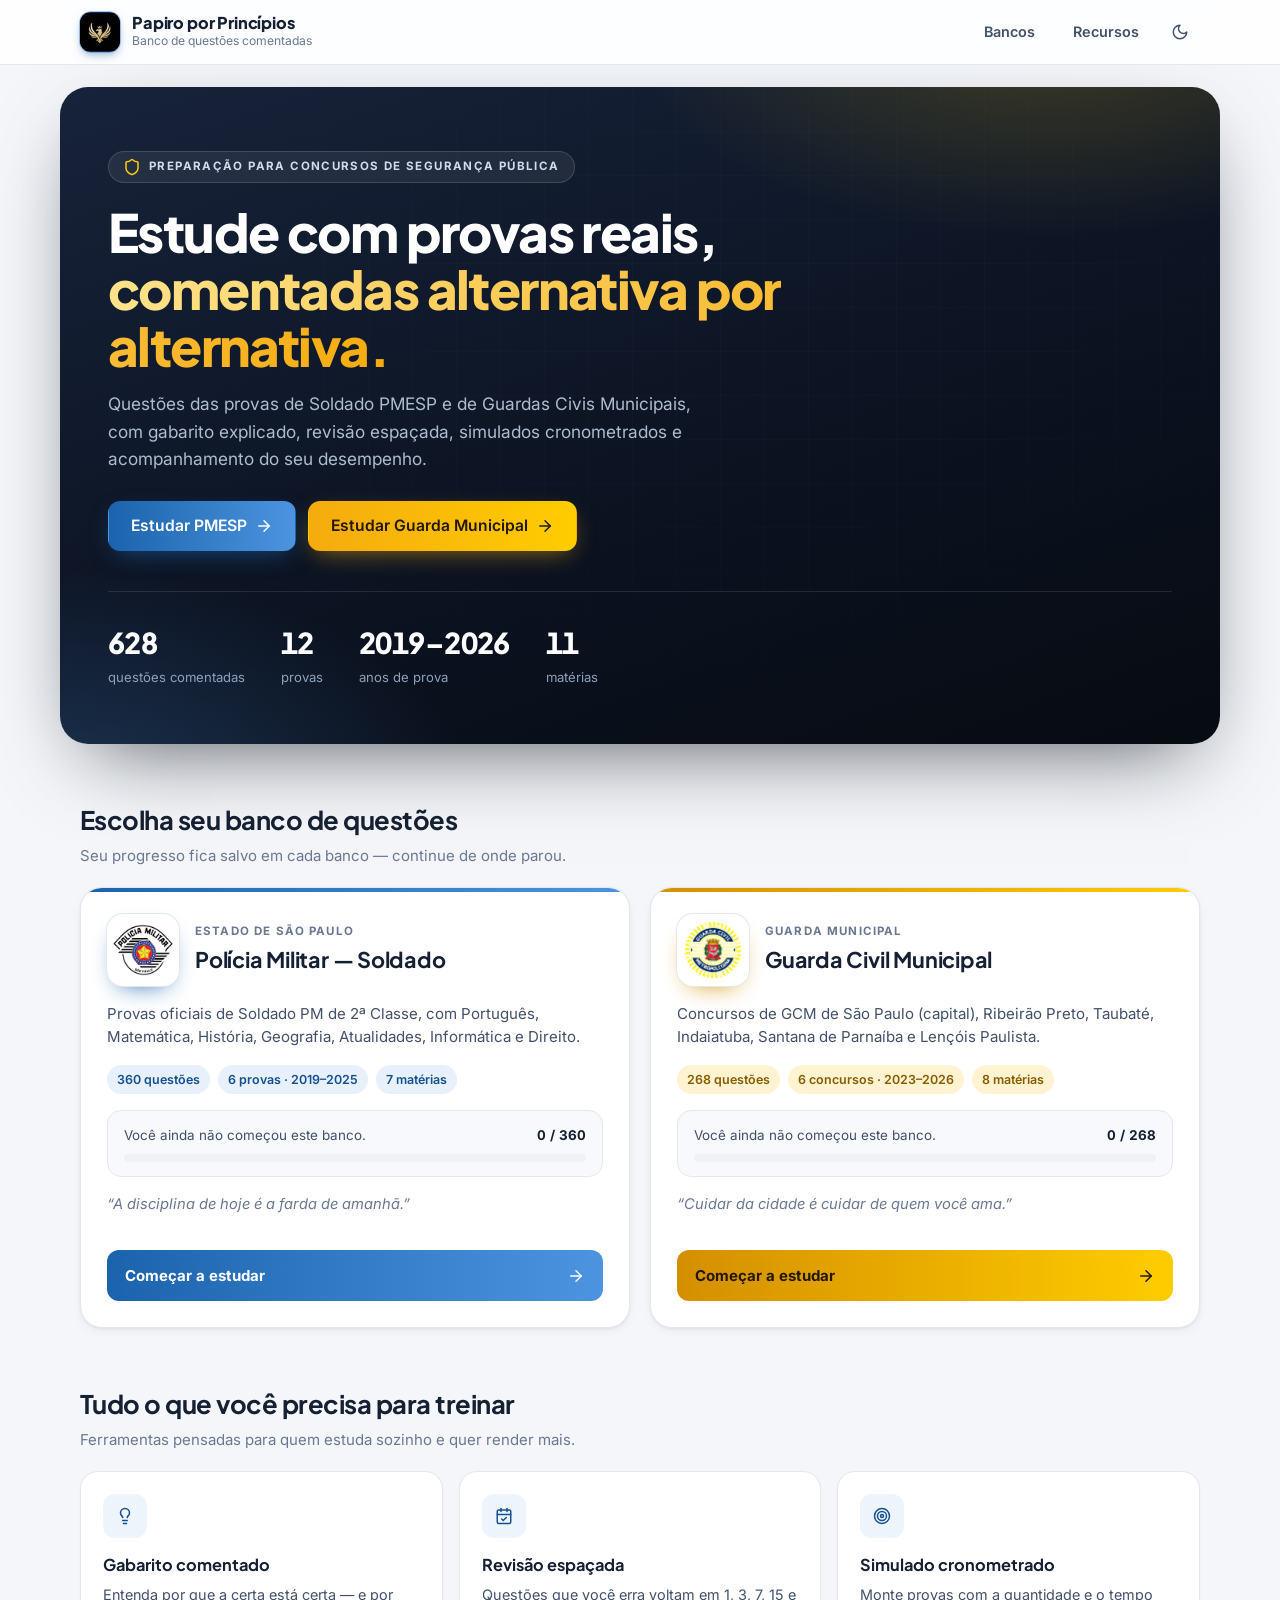
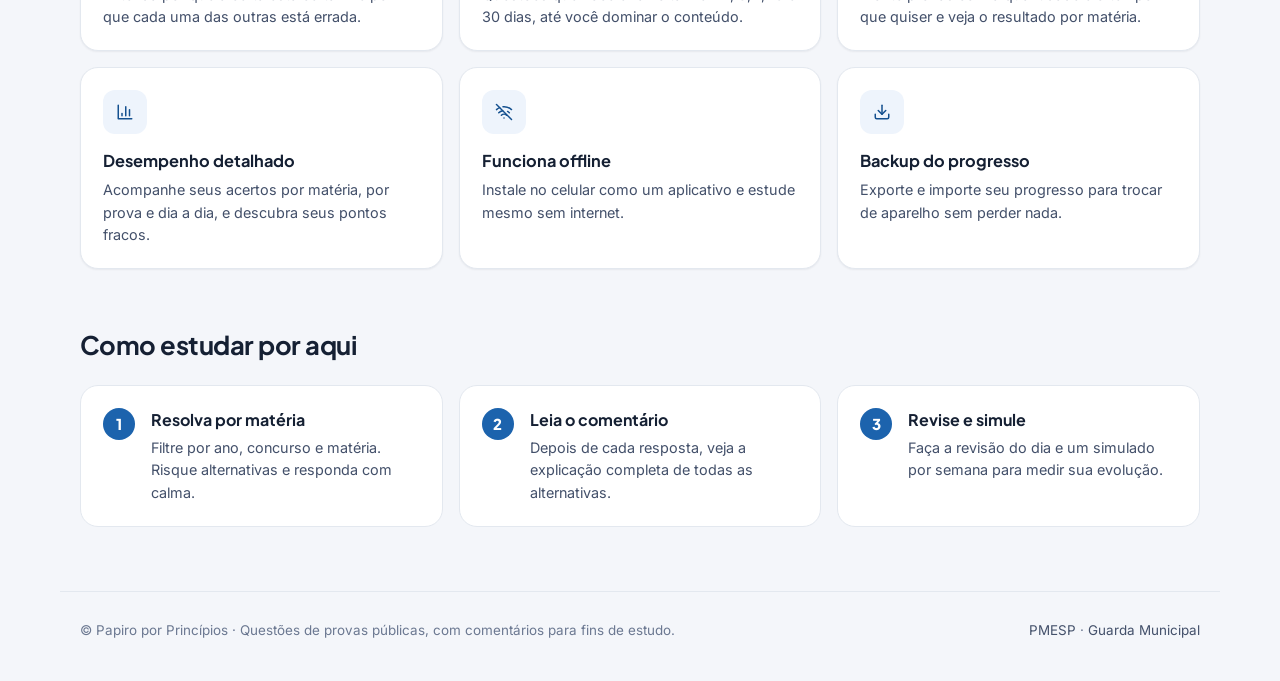
<file: index.html>
<!DOCTYPE html>
<html lang="pt-BR">
<head>
<meta charset="UTF-8">
<meta name="viewport" content="width=device-width, initial-scale=1.0, viewport-fit=cover">
<meta name="theme-color" content="#ffffff">
<link rel="icon" type="image/svg+xml" href="assets/icons/icon.svg">
<link rel="icon" type="image/png" sizes="192x192" href="assets/icons/icon-192.png">
<link rel="apple-touch-icon" href="assets/icons/apple-touch-icon.png">
<link rel="manifest" href="manifest.webmanifest">
<meta name="apple-mobile-web-app-capable" content="yes">
<meta name="apple-mobile-web-app-title" content="Papiro">
<script>
  /* aplica o tema antes de desenhar a página (evita "piscar") */
  (function(){try{var t=localStorage.getItem('qb_theme')||localStorage.getItem('qb_theme');
  if(!t)t=window.matchMedia&&matchMedia('(prefers-color-scheme: dark)').matches?'dark':'light';
  document.documentElement.setAttribute('data-theme',t);}catch(e){}})();
</script>
<link rel="preconnect" href="https://fonts.googleapis.com">
<link rel="preconnect" href="https://fonts.gstatic.com" crossorigin>
<link href="https://fonts.googleapis.com/css2?family=Inter:wght@400;500;600;700;800&family=Plus+Jakarta+Sans:wght@600;700;800&display=swap" rel="stylesheet">
<link rel="stylesheet" href="assets/css/app.css">
<link rel="stylesheet" href="assets/css/home.css">
<title>Papiro por Princípios — Banco de Questões PMESP e GCM</title>
<meta name="description" content="Provas comentadas de concursos de PMESP e Guarda Civil Municipal, organizadas por ano e matéria, com gabarito explicado questão a questão.">
<link rel="canonical" href="https://papiroporprincipios.netlify.app/">
<meta property="og:type" content="website">
<meta property="og:title" content="Banco de Questões — Escolha sua corporação">
<meta property="og:description" content="Provas comentadas de concursos de PMESP e Guarda Civil Municipal, organizadas por ano e matéria, com gabarito explicado questão a questão.">
<meta property="og:image" content="https://papiroporprincipios.netlify.app/og-image.png">
<meta property="og:url" content="https://papiroporprincipios.netlify.app/">
<meta name="twitter:card" content="summary_large_image">
<meta name="twitter:title" content="Banco de Questões — Escolha sua corporação">
<meta name="twitter:description" content="Provas comentadas de concursos de PMESP e Guarda Civil Municipal, organizadas por ano e matéria, com gabarito explicado questão a questão.">
<meta name="twitter:image" content="https://papiroporprincipios.netlify.app/og-image.png">
</head>
<body>
<header class="appbar home-bar">
  <div class="appbar-inner">
    <a class="brand" href="index.html">
      <span class="brand-mark"><img src="assets/img/pmesp-logo.png" alt="" width="40" height="40"></span>
      <span class="brand-text"><span class="brand-title">Papiro por Princípios</span><span class="brand-sub">Banco de questões comentadas</span></span>
    </a>
    <nav class="appnav" aria-label="Atalhos">
      <a class="btn btn-ghost hide-sm" href="#bancos"><span class="nav-label">Bancos</span></a>
      <a class="btn btn-ghost hide-sm" href="#recursos"><span class="nav-label">Recursos</span></a>
      <button class="btn btn-ghost" id="installTop" hidden><span data-icon="download"></span><span class="nav-label">Instalar app</span></button>
      <button class="icon-btn" id="themeBtn" aria-label="Alternar tema claro/escuro"></button>
    </nav>
  </div>
</header>

<main>
  <section class="hero">
    <span class="eyebrow"><span data-icon="shield"></span>Preparação para concursos de segurança pública</span>
    <h1>Estude com provas reais, <em>comentadas alternativa por alternativa.</em></h1>
    <p class="lead">Questões das provas de Soldado PMESP e de Guardas Civis Municipais, com gabarito explicado, revisão espaçada, simulados cronometrados e acompanhamento do seu desempenho.</p>
    <div class="hero-actions">
      <a class="btn btn-blue" href="banco_questoes_pmsp.html">Estudar PMESP <span data-icon="arrowRight"></span></a>
      <a class="btn btn-gold" href="banco_questoes_gcm.html">Estudar Guarda Municipal <span data-icon="arrowRight"></span></a>
    </div>
    <div class="hero-stats">
      <div class="hero-stat"><b>628</b><span>questões comentadas</span></div>
      <div class="hero-stat"><b>12</b><span>provas</span></div>
      <div class="hero-stat"><b>2019–2026</b><span>anos de prova</span></div>
      <div class="hero-stat"><b>11</b><span>matérias</span></div>
    </div>
  </section>

  <div class="home-wrap">
    <section class="section" id="bancos">
      <div class="section-head">
        <div><h2>Escolha seu banco de questões</h2><p>Seu progresso fica salvo em cada banco — continue de onde parou.</p></div>
      </div>
      <div class="banks">
        <a class="bank pmsp" href="banco_questoes_pmsp.html" data-bank="pmsp" data-total="360">
          <div class="bank-top">
            <span class="bank-logo emblem"><img src="assets/img/pmesp-brasao.png" alt="Brasão da Polícia Militar do Estado de São Paulo"></span>
            <div><div class="kicker">Estado de São Paulo</div><h3>Polícia Militar — Soldado</h3></div>
          </div>
          <p class="bank-desc">Provas oficiais de Soldado PM de 2ª Classe, com Português, Matemática, História, Geografia, Atualidades, Informática e Direito.</p>
          <div class="bank-meta"><span>360 questões</span><span>6 provas · 2019–2025</span><span>7 matérias</span></div>
          <div class="bank-progress" data-progress></div>
          <div class="quote" data-quotes="pmsp">“A disciplina de hoje é a farda de amanhã.”</div>
          <div class="bank-cta"><span data-cta>Começar a estudar</span><span data-icon="arrowRight"></span></div>
        </a>
        <a class="bank gcm" href="banco_questoes_gcm.html" data-bank="gcm" data-total="268">
          <div class="bank-top">
            <span class="bank-logo emblem"><img src="assets/img/gcm-brasao.png" alt="Brasão da Guarda Civil Metropolitana"></span>
            <div><div class="kicker">Guarda Municipal</div><h3>Guarda Civil Municipal</h3></div>
          </div>
          <p class="bank-desc">Concursos de GCM de São Paulo (capital), Ribeirão Preto, Taubaté, Indaiatuba, Santana de Parnaíba e Lençóis Paulista.</p>
          <div class="bank-meta"><span>268 questões</span><span>6 concursos · 2023–2026</span><span>8 matérias</span></div>
          <div class="bank-progress" data-progress></div>
          <div class="quote" data-quotes="gcm">“Cuidar da cidade é cuidar de quem você ama.”</div>
          <div class="bank-cta"><span data-cta>Começar a estudar</span><span data-icon="arrowRight"></span></div>
        </a>
      </div>
    </section>

    <section class="section" id="recursos">
      <div class="section-head"><div><h2>Tudo o que você precisa para treinar</h2><p>Ferramentas pensadas para quem estuda sozinho e quer render mais.</p></div></div>
      <div class="features">
        <div class="feature"><div class="f-icon"><span data-icon="bulb"></span></div><h3>Gabarito comentado</h3><p>Entenda por que a certa está certa — e por que cada uma das outras está errada.</p></div>
        <div class="feature"><div class="f-icon"><span data-icon="review"></span></div><h3>Revisão espaçada</h3><p>Questões que você erra voltam em 1, 3, 7, 15 e 30 dias, até você dominar o conteúdo.</p></div>
        <div class="feature"><div class="f-icon"><span data-icon="target"></span></div><h3>Simulado cronometrado</h3><p>Monte provas com a quantidade e o tempo que quiser e veja o resultado por matéria.</p></div>
        <div class="feature"><div class="f-icon"><span data-icon="chart"></span></div><h3>Desempenho detalhado</h3><p>Acompanhe seus acertos por matéria, por prova e dia a dia, e descubra seus pontos fracos.</p></div>
        <div class="feature"><div class="f-icon"><span data-icon="wifiOff"></span></div><h3>Funciona offline</h3><p>Instale no celular como um aplicativo e estude mesmo sem internet.</p></div>
        <div class="feature"><div class="f-icon"><span data-icon="download"></span></div><h3>Backup do progresso</h3><p>Exporte e importe seu progresso para trocar de aparelho sem perder nada.</p></div>
      </div>
    </section>

    <section class="section">
      <div class="section-head"><div><h2>Como estudar por aqui</h2></div></div>
      <div class="steps">
        <div class="step"><h3>Resolva por matéria</h3><p>Filtre por ano, concurso e matéria. Risque alternativas e responda com calma.</p></div>
        <div class="step"><h3>Leia o comentário</h3><p>Depois de cada resposta, veja a explicação completa de todas as alternativas.</p></div>
        <div class="step"><h3>Revise e simule</h3><p>Faça a revisão do dia e um simulado por semana para medir sua evolução.</p></div>
      </div>
    </section>

    <section class="install-banner" id="installBanner">
      <div class="icon-wrap"><span data-icon="phone"></span></div>
      <div class="grow"><h3>Instale no seu celular</h3><p>Acesso rápido pela tela inicial e estudo mesmo sem internet.</p></div>
      <button class="btn btn-primary" id="installBtn"><span data-icon="download"></span>Instalar app</button>
    </section>
  </div>
</main>

<footer class="site-footer">
  <span>© Papiro por Princípios · Questões de provas públicas, com comentários para fins de estudo.</span>
  <span><a href="banco_questoes_pmsp.html">PMESP</a> · <a href="banco_questoes_gcm.html">Guarda Municipal</a></span>
</footer>

<script src="assets/js/icons.js"></script>
<script src="assets/js/home.js"></script>
</body>
</html>
</file>
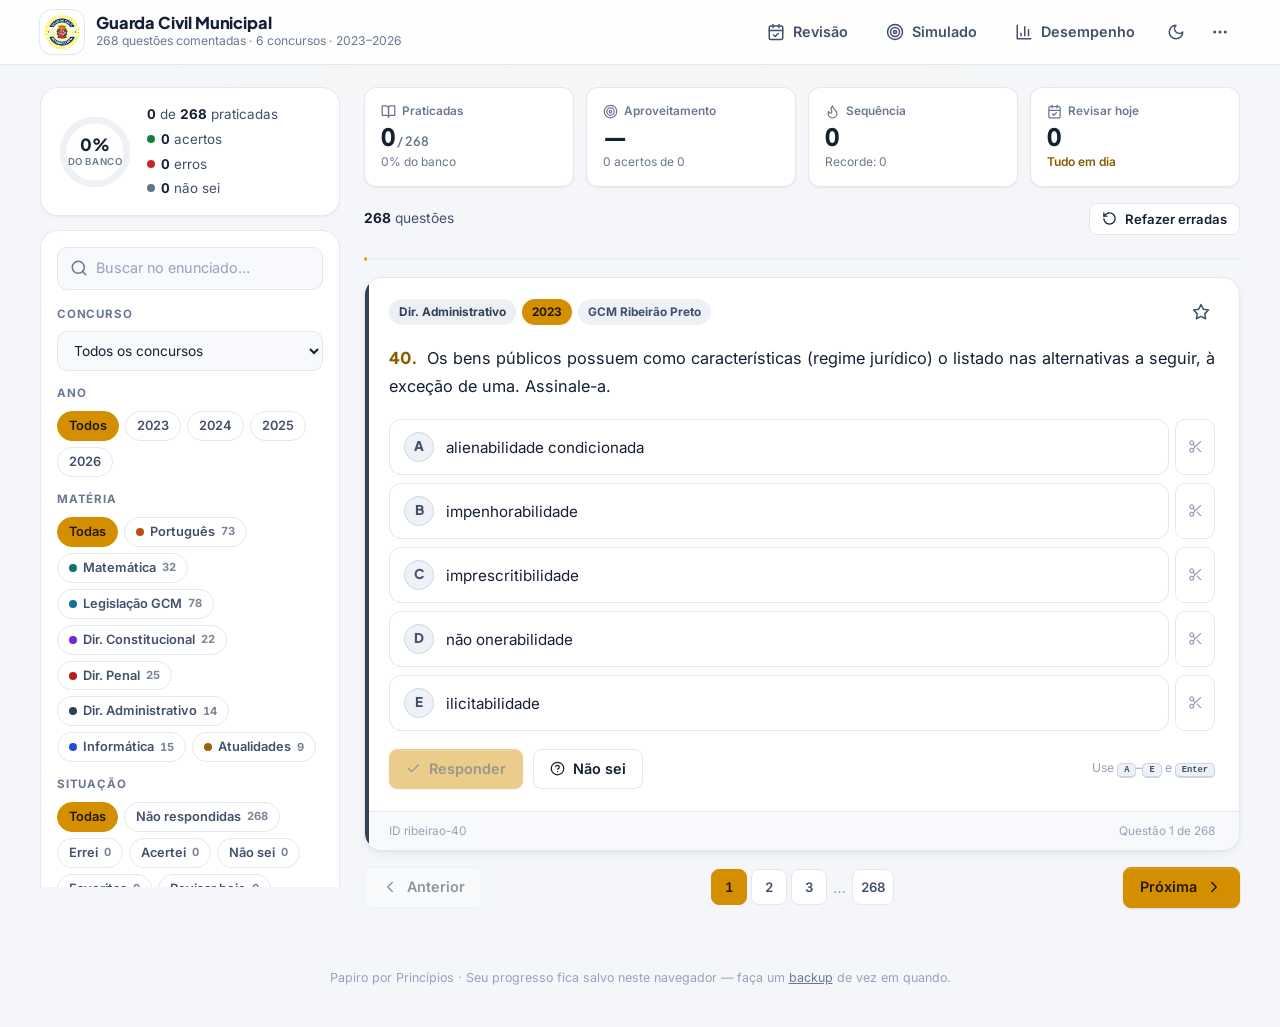
<file: banco_questoes_gcm.html>
<!DOCTYPE html>
<html lang="pt-BR" data-bank="gcm">
<head>
<meta charset="UTF-8">
<meta name="viewport" content="width=device-width, initial-scale=1.0, viewport-fit=cover">
<meta name="theme-color" content="#ffffff">
<link rel="icon" type="image/svg+xml" href="assets/icons/icon.svg">
<link rel="icon" type="image/png" sizes="192x192" href="assets/icons/icon-192.png">
<link rel="apple-touch-icon" href="assets/icons/apple-touch-icon.png">
<link rel="manifest" href="manifest.webmanifest">
<meta name="apple-mobile-web-app-capable" content="yes">
<meta name="apple-mobile-web-app-title" content="Papiro">
<script>
  /* aplica o tema antes de desenhar a página (evita "piscar") */
  (function(){try{var t=localStorage.getItem('qb_theme')||localStorage.getItem('gcm_theme');
  if(!t)t=window.matchMedia&&matchMedia('(prefers-color-scheme: dark)').matches?'dark':'light';
  document.documentElement.setAttribute('data-theme',t);}catch(e){}})();
</script>
<link rel="preconnect" href="https://fonts.googleapis.com">
<link rel="preconnect" href="https://fonts.gstatic.com" crossorigin>
<link href="https://fonts.googleapis.com/css2?family=Inter:wght@400;500;600;700;800&family=Plus+Jakarta+Sans:wght@600;700;800&display=swap" rel="stylesheet">
<link rel="stylesheet" href="assets/css/app.css">
<title>Banco de Questões — Guarda Municipal</title>
<meta name="description" content="268 questões comentadas de 6 concursos de Guarda Civil Municipal (2023–2026), com gabarito explicado alternativa por alternativa.">
<link rel="canonical" href="https://papiroporprincipios.netlify.app/banco_questoes_gcm.html">
<meta property="og:type" content="website">
<meta property="og:title" content="Banco de Questões — Guarda Municipal">
<meta property="og:description" content="268 questões comentadas de 6 concursos de Guarda Civil Municipal (2023–2026), com gabarito explicado alternativa por alternativa.">
<meta property="og:image" content="https://papiroporprincipios.netlify.app/og-image.png">
<meta property="og:url" content="https://papiroporprincipios.netlify.app/banco_questoes_gcm.html">
<meta name="twitter:card" content="summary_large_image">
<meta name="twitter:title" content="Banco de Questões — Guarda Municipal">
<meta name="twitter:description" content="268 questões comentadas de 6 concursos de Guarda Civil Municipal (2023–2026), com gabarito explicado alternativa por alternativa.">
<meta name="twitter:image" content="https://papiroporprincipios.netlify.app/og-image.png">
</head>
<body>
<div id="app"></div>
<noscript><p style="padding:24px;font-family:sans-serif">Este banco de questões precisa de JavaScript ativado para funcionar.</p></noscript>

<!-- Configuração desta página (as questões ficam em data/questoes_gcm.js) -->
<script>
window.QB_CONFIG = {
  "key": "gcm",
  "name": "Guarda Civil Municipal",
  "title": "Banco de Questões — Guarda Municipal",
  "subtitle": "268 questões comentadas · 6 concursos · 2023–2026",
  "logo": {
    "img": "assets/img/gcm-brasao.png"
  },
  "otherBank": {
    "href": "banco_questoes_pmsp.html",
    "name": "PMESP — Soldado"
  },
  "groupName": "Concurso",
  "groups": {
    "ribeirao": "GCM Ribeirão Preto",
    "taubate": "GCM Taubaté",
    "indaiatuba": "GCM Indaiatuba",
    "santana": "GCM Santana de Parnaíba",
    "gcmsp": "GCM São Paulo (capital)",
    "lencois": "GCM Lençóis Paulista"
  },
  "subjects": {
    "portugues": {
      "name": "Língua Portuguesa",
      "short": "Português"
    },
    "matematica": {
      "name": "Matemática",
      "short": "Matemática"
    },
    "legislacao_gcm": {
      "name": "Legislação da Guarda Civil Municipal",
      "short": "Legislação GCM"
    },
    "direito_constitucional": {
      "name": "Direito Constitucional",
      "short": "Dir. Constitucional"
    },
    "direito_penal": {
      "name": "Direito Penal",
      "short": "Dir. Penal"
    },
    "direito_administrativo": {
      "name": "Direito Administrativo",
      "short": "Dir. Administrativo"
    },
    "informatica": {
      "name": "Informática",
      "short": "Informática"
    },
    "atualidades": {
      "name": "Atualidades",
      "short": "Atualidades"
    }
  }
};
</script>
<script src="assets/js/icons.js"></script>
<script src="data/questoes_gcm.js"></script>
<script src="assets/js/app.js"></script>
</body>
</html>
</file>
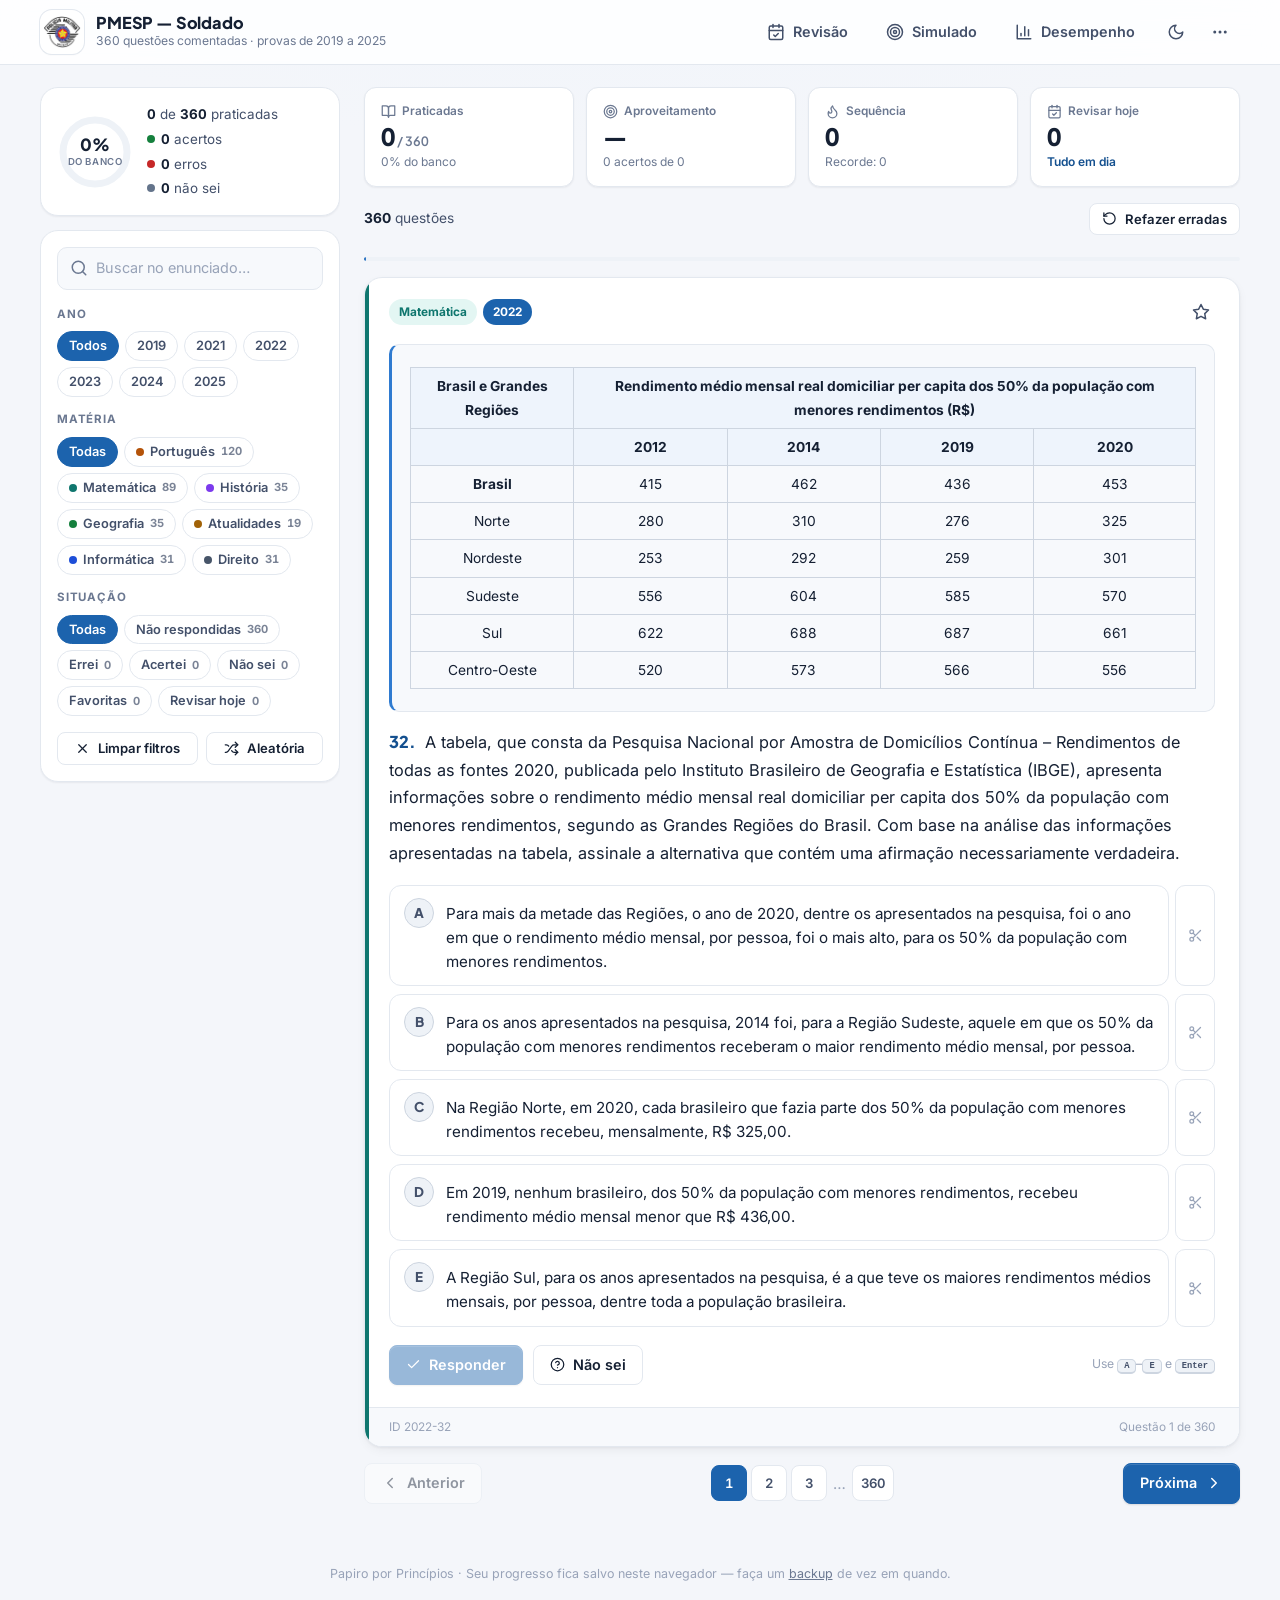
<file: banco_questoes_pmsp.html>
<!DOCTYPE html>
<html lang="pt-BR" data-bank="pmsp">
<head>
<meta charset="UTF-8">
<meta name="viewport" content="width=device-width, initial-scale=1.0, viewport-fit=cover">
<meta name="theme-color" content="#ffffff">
<link rel="icon" type="image/svg+xml" href="assets/icons/icon.svg">
<link rel="icon" type="image/png" sizes="192x192" href="assets/icons/icon-192.png">
<link rel="apple-touch-icon" href="assets/icons/apple-touch-icon.png">
<link rel="manifest" href="manifest.webmanifest">
<meta name="apple-mobile-web-app-capable" content="yes">
<meta name="apple-mobile-web-app-title" content="Papiro">
<script>
  /* aplica o tema antes de desenhar a página (evita "piscar") */
  (function(){try{var t=localStorage.getItem('qb_theme')||localStorage.getItem('pmsp_theme');
  if(!t)t=window.matchMedia&&matchMedia('(prefers-color-scheme: dark)').matches?'dark':'light';
  document.documentElement.setAttribute('data-theme',t);}catch(e){}})();
</script>
<link rel="preconnect" href="https://fonts.googleapis.com">
<link rel="preconnect" href="https://fonts.gstatic.com" crossorigin>
<link href="https://fonts.googleapis.com/css2?family=Inter:wght@400;500;600;700;800&family=Plus+Jakarta+Sans:wght@600;700;800&display=swap" rel="stylesheet">
<link rel="stylesheet" href="assets/css/app.css">
<title>Banco de Questões — PMESP Soldado</title>
<meta name="description" content="360 questões comentadas das provas de Soldado PM de São Paulo (2019–2025), com gabarito explicado alternativa por alternativa.">
<link rel="canonical" href="https://papiroporprincipios.netlify.app/banco_questoes_pmsp.html">
<meta property="og:type" content="website">
<meta property="og:title" content="Banco de Questões — PMESP Soldado">
<meta property="og:description" content="360 questões comentadas das provas de Soldado PM de São Paulo (2019–2025), com gabarito explicado alternativa por alternativa.">
<meta property="og:image" content="https://papiroporprincipios.netlify.app/og-image.png">
<meta property="og:url" content="https://papiroporprincipios.netlify.app/banco_questoes_pmsp.html">
<meta name="twitter:card" content="summary_large_image">
<meta name="twitter:title" content="Banco de Questões — PMESP Soldado">
<meta name="twitter:description" content="360 questões comentadas das provas de Soldado PM de São Paulo (2019–2025), com gabarito explicado alternativa por alternativa.">
<meta name="twitter:image" content="https://papiroporprincipios.netlify.app/og-image.png">
</head>
<body>
<div id="app"></div>
<noscript><p style="padding:24px;font-family:sans-serif">Este banco de questões precisa de JavaScript ativado para funcionar.</p></noscript>

<!-- Configuração desta página (as questões ficam em data/questoes_pmsp.js) -->
<script>
window.QB_CONFIG = {
  "key": "pmsp",
  "name": "PMESP — Soldado",
  "title": "Banco de Questões — PMESP Soldado",
  "subtitle": "360 questões comentadas · provas de 2019 a 2025",
  "logo": {
    "img": "assets/img/pmesp-brasao.png"
  },
  "otherBank": {
    "href": "banco_questoes_gcm.html",
    "name": "Guarda Civil Municipal"
  },
  "groups": null,
  "subjects": {
    "portugues": {
      "name": "Língua Portuguesa",
      "short": "Português"
    },
    "matematica": {
      "name": "Matemática",
      "short": "Matemática"
    },
    "historia": {
      "name": "História",
      "short": "História"
    },
    "geografia": {
      "name": "Geografia",
      "short": "Geografia"
    },
    "atualidades": {
      "name": "Atualidades",
      "short": "Atualidades"
    },
    "informatica": {
      "name": "Informática",
      "short": "Informática"
    },
    "direito": {
      "name": "Noções de Direito",
      "short": "Direito"
    }
  }
};
</script>
<script src="assets/js/icons.js"></script>
<script src="data/questoes_pmsp.js"></script>
<script src="assets/js/app.js"></script>
</body>
</html>
</file>
<file: assets/css/app.css>
/* ==========================================================================
   Papiro por Princípios — estilos compartilhados
   Tokens de cor, tipografia e componentes usados em todas as páginas.
   ========================================================================== */

:root{
  --font-body:'Inter',-apple-system,BlinkMacSystemFont,"Segoe UI",Roboto,Helvetica,Arial,sans-serif;
  --font-head:'Plus Jakarta Sans','Inter',-apple-system,BlinkMacSystemFont,"Segoe UI",sans-serif;

  --bg:#f4f6fa;
  --bg-grad:radial-gradient(1200px 500px at 50% -200px, var(--brand-50), transparent 70%);
  --surface:#ffffff;
  --surface-2:#f7f9fc;
  --surface-3:#eef2f7;
  --border:#e3e8ef;
  --border-strong:#cdd5e0;
  --text:#152033;
  --text-2:#43506a;
  --text-3:#6b7891;
  --text-4:#98a3b8;

  --ok:#15803d;     --ok-bg:#e9f7ee;  --ok-border:#9fd8b4;
  --no:#c62828;     --no-bg:#fdeeee;  --no-border:#f2b3b3;
  --warn:#b45309;   --warn-bg:#fff4e0;
  --skip:#64748b;   --skip-bg:#eef1f6;

  /* cor da marca — sobrescrita por banco (data-bank) */
  --brand-50:#eef4fc;
  --brand-100:#dbe8f8;
  --brand-200:#b9d2f1;
  --brand-500:#2f7bd0;
  --brand-600:#1c63ad;
  --brand-700:#14508f;
  --brand-800:#0f3d73;
  --brand-900:#0b2b52;
  --on-brand:#ffffff;
  --brand-ink:#14508f;      /* texto na cor da marca sobre superfície */

  --radius-sm:8px;
  --radius:12px;
  --radius-lg:18px;
  --shadow-sm:0 1px 2px rgba(16,24,40,.06);
  --shadow:0 1px 3px rgba(16,24,40,.06), 0 4px 12px -2px rgba(16,24,40,.06);
  --shadow-lg:0 12px 40px -8px rgba(16,24,40,.25);
  --ring:0 0 0 3px color-mix(in srgb, var(--brand-500) 35%, transparent);

  /* cores por matéria (texto / fundo) */
  --s-portugues:#b45309;            --s-portugues-bg:#fff3e2;
  --s-matematica:#0f766e;           --s-matematica-bg:#e3f6f3;
  --s-historia:#7c3aed;             --s-historia-bg:#f1ebfe;
  --s-geografia:#15803d;            --s-geografia-bg:#e7f7ec;
  --s-atualidades:#a16207;          --s-atualidades-bg:#fbf3dc;
  --s-informatica:#1d4ed8;          --s-informatica-bg:#e7eefd;
  --s-direito:#475569;              --s-direito-bg:#eef1f6;
  --s-direito_constitucional:#6d28d9; --s-direito_constitucional-bg:#efe9fd;
  --s-direito_penal:#b91c1c;        --s-direito_penal-bg:#fdecec;
  --s-direito_administrativo:#334155; --s-direito_administrativo-bg:#eceff4;
  --s-legislacao_gcm:#0e7490;       --s-legislacao_gcm-bg:#e3f4f8;

  color-scheme:light;
}

html[data-bank="gcm"]{
  --brand-50:#fff8e6;
  --brand-100:#ffefc2;
  --brand-200:#ffdf85;
  --brand-500:#f0a500;
  --brand-600:#d48f00;
  --brand-700:#a86f00;
  --brand-800:#7a5100;
  --brand-900:#3d2a00;
  --on-brand:#231800;
  --brand-ink:#8a5c00;
}

html[data-theme="dark"]{
  color-scheme:dark;
  --bg:#0b111b;
  --bg-grad:radial-gradient(1200px 500px at 50% -200px, color-mix(in srgb, var(--brand-600) 18%, transparent), transparent 70%);
  --surface:#121a27;
  --surface-2:#172131;
  --surface-3:#1d293b;
  --border:#243247;
  --border-strong:#33445d;
  --text:#e6ecf5;
  --text-2:#b8c4d6;
  --text-3:#8d9bb2;
  --text-4:#64728a;
  --ok:#4ade80;   --ok-bg:#0f2a1b;  --ok-border:#1f6b3d;
  --no:#f87171;   --no-bg:#2e1416;  --no-border:#7a2a2e;
  --warn:#fbbf24; --warn-bg:#2d2310;
  --skip:#94a3b8; --skip-bg:#1d2736;
  --brand-50:color-mix(in srgb, var(--brand-500) 12%, #121a27);
  --brand-100:color-mix(in srgb, var(--brand-500) 22%, #121a27);
  --brand-ink:#7fb3ee;
  --shadow-sm:0 1px 2px rgba(0,0,0,.3);
  --shadow:0 1px 3px rgba(0,0,0,.35), 0 6px 16px -4px rgba(0,0,0,.35);
  --shadow-lg:0 16px 48px -8px rgba(0,0,0,.6);

  --s-portugues:#f0a964;            --s-portugues-bg:#2c1d0e;
  --s-matematica:#4fd1c0;           --s-matematica-bg:#0c2a27;
  --s-historia:#b99af5;             --s-historia-bg:#231a38;
  --s-geografia:#6fd99a;            --s-geografia-bg:#0f2a1b;
  --s-atualidades:#e8c46a;          --s-atualidades-bg:#2c2410;
  --s-informatica:#8cb2f7;          --s-informatica-bg:#13213d;
  --s-direito:#b7c2d6;              --s-direito-bg:#1c2533;
  --s-direito_constitucional:#c4a8f7; --s-direito_constitucional-bg:#241a38;
  --s-direito_penal:#f59a9a;        --s-direito_penal-bg:#311718;
  --s-direito_administrativo:#c3cede; --s-direito_administrativo-bg:#1e2734;
  --s-legislacao_gcm:#6cc9e0;       --s-legislacao_gcm-bg:#0e2730;
}
html[data-theme="dark"][data-bank="gcm"]{--brand-ink:#ffcf5c;}

*,*::before,*::after{box-sizing:border-box;}
[hidden]{display:none !important;}
html{-webkit-text-size-adjust:100%;scroll-padding-top:84px;}
body{
  margin:0;
  font-family:var(--font-body);
  font-size:15px;
  line-height:1.55;
  color:var(--text);
  background:var(--bg-grad), var(--bg);
  background-repeat:no-repeat;
  min-height:100vh;
  -webkit-font-smoothing:antialiased;
}
img{max-width:100%;height:auto;}
button,input,select{font:inherit;color:inherit;}
button{cursor:pointer;}
a{color:var(--brand-ink);}
:focus-visible{outline:2px solid var(--brand-500);outline-offset:2px;}
.sr-only{position:absolute;width:1px;height:1px;padding:0;margin:-1px;overflow:hidden;clip:rect(0,0,0,0);white-space:nowrap;border:0;}
.skip-link{position:absolute;left:12px;top:-60px;z-index:1000;background:var(--brand-600);color:var(--on-brand);padding:10px 16px;border-radius:var(--radius-sm);font-weight:700;text-decoration:none;}
.skip-link:focus{top:12px;}

.icon{width:18px;height:18px;flex-shrink:0;stroke:currentColor;fill:none;stroke-width:2;stroke-linecap:round;stroke-linejoin:round;}
.icon.sm{width:15px;height:15px;}
.icon.lg{width:22px;height:22px;}
.icon.fill{fill:currentColor;stroke:none;}

kbd{
  font-family:ui-monospace,SFMono-Regular,Menlo,Consolas,monospace;
  font-size:.72em;font-weight:600;
  padding:1px 6px;border-radius:5px;
  background:var(--surface-3);border:1px solid var(--border-strong);border-bottom-width:2px;
  color:var(--text-2);
}

/* ---------- Botões ---------- */
.btn{
  display:inline-flex;align-items:center;justify-content:center;gap:8px;
  min-height:40px;padding:8px 16px;
  border-radius:var(--radius-sm);
  border:1px solid var(--border);
  background:var(--surface);
  color:var(--text);
  font-weight:600;font-size:.9rem;
  text-decoration:none;white-space:nowrap;
  transition:background .15s ease, border-color .15s ease, color .15s ease, box-shadow .15s ease, transform .1s ease;
}
.btn:hover:not(:disabled){border-color:var(--border-strong);background:var(--surface-2);}
.btn:active:not(:disabled){transform:translateY(1px);}
.btn:disabled{opacity:.45;cursor:not-allowed;}
.btn-primary{background:var(--brand-600);border-color:var(--brand-600);color:var(--on-brand);box-shadow:0 1px 2px rgba(0,0,0,.12), inset 0 1px 0 rgba(255,255,255,.15);}
.btn-primary:hover:not(:disabled){background:var(--brand-700);border-color:var(--brand-700);color:var(--on-brand);}
html[data-bank="gcm"] .btn-primary:hover:not(:disabled){background:var(--brand-500);border-color:var(--brand-500);}
.btn-ghost{background:transparent;border-color:transparent;color:var(--text-2);}
.btn-ghost:hover:not(:disabled){background:var(--surface-3);border-color:transparent;color:var(--text);}
.btn-danger{color:var(--no);}
.btn-danger:hover:not(:disabled){border-color:var(--no);background:var(--no-bg);}
.btn-block{width:100%;}
.btn-sm{min-height:32px;padding:5px 12px;font-size:.82rem;}
.btn-lg{min-height:48px;padding:12px 22px;font-size:1rem;}
.icon-btn{
  display:inline-flex;align-items:center;justify-content:center;
  width:40px;height:40px;border-radius:var(--radius-sm);
  border:1px solid transparent;background:transparent;color:var(--text-2);
  transition:background .15s ease,color .15s ease;
}
.icon-btn:hover{background:var(--surface-3);color:var(--text);}
.icon-btn.active{color:var(--brand-ink);}

/* ---------- Barra superior ---------- */
.appbar{
  position:sticky;top:0;z-index:50;
  background:color-mix(in srgb, var(--surface) 86%, transparent);
  backdrop-filter:saturate(1.6) blur(12px);
  -webkit-backdrop-filter:saturate(1.6) blur(12px);
  border-bottom:1px solid var(--border);
}
.appbar-inner{
  max-width:1240px;margin:0 auto;
  display:flex;align-items:center;gap:14px;
  padding:10px 20px;min-height:64px;
}
.brand{display:flex;align-items:center;gap:12px;min-width:0;text-decoration:none;color:inherit;}
.brand-mark{
  width:40px;height:40px;border-radius:11px;flex-shrink:0;
  display:flex;align-items:center;justify-content:center;
  background:var(--brand-900);overflow:hidden;
  box-shadow:0 0 0 1px color-mix(in srgb, var(--brand-500) 40%, transparent), 0 4px 10px -2px color-mix(in srgb, var(--brand-700) 50%, transparent);
}
.brand-mark img,.brand-mark svg{width:100%;height:100%;display:block;}
/* brasões oficiais: fundo branco para manter as cores e os traços pretos legíveis */
.brand-mark.emblem{width:44px;height:44px;background:#fff;padding:3px;border-radius:12px;box-shadow:0 0 0 1px var(--border), var(--shadow-sm);}
.brand-mark.emblem img{object-fit:contain;}
.brand-text{min-width:0;display:flex;flex-direction:column;}
.brand-title{font-family:var(--font-head);font-weight:800;font-size:1.02rem;letter-spacing:-.01em;line-height:1.2;white-space:nowrap;overflow:hidden;text-overflow:ellipsis;}
.brand-sub{font-size:.76rem;color:var(--text-3);white-space:nowrap;overflow:hidden;text-overflow:ellipsis;}
.appnav{margin-left:auto;display:flex;align-items:center;gap:4px;}
.appnav .btn{min-height:38px;}
.nav-label{display:inline;}
.menu-wrap{position:relative;}
.menu{
  position:absolute;right:0;top:calc(100% + 8px);min-width:250px;
  background:var(--surface);border:1px solid var(--border);border-radius:var(--radius);
  box-shadow:var(--shadow-lg);padding:6px;display:none;z-index:60;
}
.menu.open{display:block;animation:pop .14s ease;}
.menu-item{
  display:flex;align-items:center;gap:10px;width:100%;
  padding:9px 12px;border-radius:7px;border:0;background:none;
  font-size:.88rem;font-weight:500;color:var(--text);text-align:left;text-decoration:none;
}
.menu-item:hover,.menu-item:focus-visible{background:var(--surface-3);}
.menu-item .icon{color:var(--text-3);}
.menu-item kbd{margin-left:auto;}
.menu-sep{height:1px;background:var(--border);margin:6px 4px;}
@keyframes pop{from{opacity:0;transform:translateY(-4px) scale(.98);}to{opacity:1;transform:none;}}

/* ---------- Layout ---------- */
.layout{
  max-width:1240px;margin:0 auto;padding:22px 20px 60px;
  display:grid;grid-template-columns:300px minmax(0,1fr);gap:24px;align-items:start;
}
.sidebar{position:sticky;top:86px;max-height:calc(100vh - 100px);overflow:auto;display:flex;flex-direction:column;gap:14px;padding-bottom:4px;scrollbar-width:thin;}
.panel{
  background:var(--surface);border:1px solid var(--border);border-radius:var(--radius-lg);
  box-shadow:var(--shadow-sm);padding:16px;
}
.panel-title{font-family:var(--font-head);font-size:.78rem;font-weight:700;text-transform:uppercase;letter-spacing:.08em;color:var(--text-3);margin:0 0 10px;display:flex;align-items:center;justify-content:space-between;gap:8px;}
.drawer-head{display:none;}

/* progresso (anel) */
.progress-card{display:flex;align-items:center;gap:14px;}
.ring{position:relative;width:76px;height:76px;flex-shrink:0;}
.ring svg{width:100%;height:100%;transform:rotate(-90deg);}
.ring .track{stroke:var(--surface-3);}
.ring .bar{stroke:var(--brand-500);transition:stroke-dashoffset .6s ease;}
.ring-label{position:absolute;inset:0;display:flex;flex-direction:column;align-items:center;justify-content:center;font-family:var(--font-head);font-weight:800;font-size:1.05rem;line-height:1;}
.ring-label small{font-family:var(--font-body);font-size:.6rem;font-weight:600;color:var(--text-3);margin-top:3px;text-transform:uppercase;letter-spacing:.06em;}
.progress-facts{display:flex;flex-direction:column;gap:4px;font-size:.84rem;color:var(--text-2);min-width:0;}
.progress-facts b{color:var(--text);font-variant-numeric:tabular-nums;}
.dot{display:inline-block;width:8px;height:8px;border-radius:50%;margin-right:6px;vertical-align:1px;}
.dot.ok{background:var(--ok);} .dot.no{background:var(--no);} .dot.skip{background:var(--skip);}

/* busca */
.search{
  display:flex;align-items:center;gap:8px;
  background:var(--surface-2);border:1px solid var(--border);border-radius:10px;
  padding:0 12px;min-height:42px;
  transition:border-color .15s ease, box-shadow .15s ease;
}
.search:focus-within{border-color:var(--brand-500);box-shadow:var(--ring);background:var(--surface);}
.search .icon{color:var(--text-3);}
.search input{flex:1;min-width:0;border:0;background:transparent;outline:none;font-size:.9rem;padding:9px 0;}
.search input::placeholder{color:var(--text-4);}
.search-clear{border:0;background:none;color:var(--text-3);padding:4px;border-radius:6px;display:none;}
.search-clear.show{display:inline-flex;}
.search-clear:hover{color:var(--text);background:var(--surface-3);}

/* filtros */
.fgroup{margin-top:14px;}
.fgroup:first-child{margin-top:0;}
.fgroup-label{display:block;font-size:.72rem;font-weight:700;text-transform:uppercase;letter-spacing:.07em;color:var(--text-3);margin-bottom:8px;}
.chips{display:flex;flex-wrap:wrap;gap:6px;}
.chip{
  display:inline-flex;align-items:center;gap:6px;
  border:1px solid var(--border);background:var(--surface);
  color:var(--text-2);
  padding:5px 11px;border-radius:999px;
  font-size:.8rem;font-weight:600;line-height:1.4;
  transition:all .12s ease;
}
.chip:hover{border-color:var(--border-strong);color:var(--text);}
.chip[aria-pressed="true"]{background:var(--brand-600);border-color:var(--brand-600);color:var(--on-brand);}
.chip .count{font-size:.7rem;font-weight:700;opacity:.7;font-variant-numeric:tabular-nums;}
.chip .sw{width:8px;height:8px;border-radius:50%;background:var(--sc,var(--text-4));}
.chip[aria-pressed="true"] .sw{background:currentColor;}
.fselect{
  width:100%;min-height:40px;padding:8px 12px;border-radius:10px;
  border:1px solid var(--border);background:var(--surface-2);font-size:.86rem;
}
.filter-foot{display:flex;flex-wrap:wrap;gap:8px;margin-top:16px;}
.filter-foot .btn{flex:1 1 auto;padding-left:10px;padding-right:10px;}

/* ---------- Painel principal ---------- */
.main{min-width:0;}
.tiles{display:grid;grid-template-columns:repeat(4,minmax(0,1fr));gap:12px;margin-bottom:16px;}
.tile{
  background:var(--surface);border:1px solid var(--border);border-radius:var(--radius);
  padding:14px 16px;box-shadow:var(--shadow-sm);min-width:0;
  display:flex;flex-direction:column;gap:2px;
}
.tile-label{font-size:.74rem;font-weight:600;color:var(--text-3);display:flex;align-items:center;gap:6px;}
.tile-value{font-family:var(--font-head);font-size:1.5rem;font-weight:800;letter-spacing:-.02em;font-variant-numeric:tabular-nums;line-height:1.2;}
.tile-value small{font-size:.8rem;font-weight:600;color:var(--text-3);letter-spacing:0;}
.tile-sub{font-size:.75rem;color:var(--text-3);}
.tile.action{cursor:pointer;text-align:left;font:inherit;color:inherit;transition:border-color .15s ease, box-shadow .15s ease;}
.tile.action:hover{border-color:var(--brand-500);box-shadow:var(--shadow);}
.tile.action .tile-sub{color:var(--brand-ink);font-weight:600;}
.tile.highlight{background:linear-gradient(135deg,var(--brand-50),var(--surface));border-color:var(--brand-200);}
html[data-theme="dark"] .tile.highlight{border-color:color-mix(in srgb, var(--brand-500) 40%, transparent);}

.toolbar{display:flex;align-items:center;gap:10px;margin-bottom:12px;flex-wrap:wrap;}
.toolbar .count{font-size:.86rem;color:var(--text-2);}
.toolbar .count b{color:var(--text);}
.toolbar .spacer{flex:1;}
.filters-btn{display:none;}
.badge-count{display:inline-flex;align-items:center;justify-content:center;min-width:20px;height:20px;padding:0 6px;border-radius:999px;background:var(--brand-600);color:var(--on-brand);font-size:.7rem;font-weight:800;}
.active-filters{display:flex;flex-wrap:wrap;gap:6px;margin:-2px 0 12px;}
.afilter{display:inline-flex;align-items:center;gap:4px;font-size:.76rem;font-weight:600;padding:3px 6px 3px 10px;border-radius:999px;background:var(--brand-50);color:var(--brand-ink);border:1px solid var(--brand-100);}
.afilter button{border:0;background:none;color:inherit;display:inline-flex;padding:2px;border-radius:50%;}
.afilter button:hover{background:var(--brand-100);}

.progressline{height:4px;border-radius:4px;background:var(--surface-3);overflow:hidden;margin-bottom:16px;}
.progressline > div{height:100%;background:linear-gradient(90deg,var(--brand-600),var(--brand-500));border-radius:4px;transition:width .3s ease;}

.session-banner{
  display:flex;align-items:center;gap:12px;flex-wrap:wrap;
  padding:12px 16px;margin-bottom:16px;border-radius:var(--radius);
  background:linear-gradient(135deg,var(--brand-50),var(--surface));
  border:1px solid var(--brand-200);
}
html[data-theme="dark"] .session-banner{border-color:color-mix(in srgb, var(--brand-500) 40%, transparent);}
.session-banner .icon{color:var(--brand-ink);}
.session-banner .sb-text{flex:1;min-width:200px;font-size:.88rem;}
.session-banner .sb-text b{display:block;font-family:var(--font-head);font-size:.95rem;}

/* ---------- Cartão da questão ---------- */
.qcard{
  position:relative;
  background:var(--surface);border:1px solid var(--border);border-radius:var(--radius-lg);
  box-shadow:var(--shadow);overflow:hidden;
  animation:cardIn .25s ease;
}
.qcard::before{content:'';position:absolute;left:0;top:0;bottom:0;width:4px;background:var(--sc,var(--brand-500));}
@keyframes cardIn{from{opacity:0;transform:translateY(6px);}to{opacity:1;transform:none;}}
.qhead{display:flex;align-items:center;gap:8px;flex-wrap:wrap;padding:16px 20px 0 24px;}
.qmeta{display:flex;align-items:center;gap:6px;flex-wrap:wrap;flex:1;min-width:0;}
.pill{display:inline-flex;align-items:center;gap:6px;font-size:.74rem;font-weight:700;padding:4px 10px;border-radius:999px;background:var(--surface-3);color:var(--text-2);white-space:nowrap;}
.pill.subj{background:var(--sbg,var(--surface-3));color:var(--sc,var(--text-2));}
.pill.year{background:var(--brand-600);color:var(--on-brand);}
.pill.status-ok{background:var(--ok-bg);color:var(--ok);}
.pill.status-no{background:var(--no-bg);color:var(--no);}
.pill.status-skip{background:var(--skip-bg);color:var(--skip);}
.pill.due{background:var(--warn-bg);color:var(--warn);}
.qtools{display:flex;align-items:center;gap:2px;}
.qtools .icon-btn{width:36px;height:36px;}
.star-btn[aria-pressed="true"]{color:#e0a100;}
.star-btn[aria-pressed="true"] .icon{fill:currentColor;}
.qbody{padding:14px 24px 22px;}
.qimage{margin:4px 0 16px;text-align:center;}
.qimage img{max-width:100%;border-radius:10px;border:1px solid var(--border);background:#fff;}
.context{
  background:var(--surface-2);border:1px solid var(--border);border-left:3px solid var(--brand-500);
  border-radius:10px;padding:14px 18px;margin-bottom:16px;
  font-size:.92rem;line-height:1.75;color:var(--text);
  overflow-x:auto;
}
.context p{margin:0 0 10px;}
.context p:last-child{margin-bottom:0;}
.context .fonte{font-size:.78rem;color:var(--text-3);font-style:italic;}
.statement{font-size:1.02rem;line-height:1.7;margin-bottom:18px;color:var(--text);}
.statement .qnum{font-family:var(--font-head);font-weight:800;color:var(--brand-ink);margin-right:4px;}
.options{display:flex;flex-direction:column;gap:8px;}
.opt-row{display:flex;align-items:stretch;gap:6px;}
.option{
  flex:1;min-width:0;
  display:flex;align-items:flex-start;gap:12px;
  border:1.5px solid var(--border);border-radius:12px;
  padding:12px 14px;background:var(--surface);
  cursor:pointer;text-align:left;
  transition:border-color .12s ease, background .12s ease, box-shadow .12s ease;
}
.option:hover{border-color:var(--brand-500);background:var(--brand-50);}
.option:focus-visible{outline:none;box-shadow:var(--ring);border-color:var(--brand-500);}
.option .letter{
  flex:0 0 30px;height:30px;border-radius:50%;
  display:flex;align-items:center;justify-content:center;
  font-family:var(--font-head);font-weight:800;font-size:.84rem;
  background:var(--surface-3);color:var(--text-2);
  border:1.5px solid var(--border-strong);
  transition:all .12s ease;
}
.option .otext{flex:1;min-width:0;font-size:.95rem;padding-top:4px;line-height:1.55;overflow-wrap:anywhere;}
.option .otext img{max-width:100%;display:block;margin-top:4px;border-radius:6px;}
.option[aria-pressed="true"]{border-color:var(--brand-600);background:var(--brand-50);}
.option[aria-pressed="true"] .letter{background:var(--brand-600);border-color:var(--brand-600);color:var(--on-brand);}
.option.struck{opacity:.55;}
.option.struck .otext{text-decoration:line-through;text-decoration-thickness:1.5px;}
.option.locked{cursor:default;}
.option.locked:hover{border-color:var(--border);background:var(--surface);}
.option.correct,.option.correct:hover{border-color:var(--ok);background:var(--ok-bg);}
.option.correct .letter{background:var(--ok);border-color:var(--ok);color:#fff;}
.option.wrong,.option.wrong:hover{border-color:var(--no);background:var(--no-bg);}
.option.wrong .letter{background:var(--no);border-color:var(--no);color:#fff;}
html[data-theme="dark"] .option.correct .letter,html[data-theme="dark"] .option.wrong .letter{color:#0b111b;}
.option.correct,.option.wrong{animation:pulse .3s ease;}
@keyframes pulse{40%{transform:scale(1.01);}}
.cut-btn{
  flex:0 0 40px;border-radius:10px;
  border:1.5px solid var(--border);background:var(--surface);color:var(--text-4);
  display:flex;align-items:center;justify-content:center;
  transition:all .12s ease;
}
.cut-btn:hover{color:var(--no);border-color:var(--no-border);background:var(--no-bg);}
.cut-btn[aria-pressed="true"]{color:var(--no);border-color:var(--no-border);background:var(--no-bg);}
.cut-btn:disabled{opacity:.3;pointer-events:none;}

.qactions{display:flex;align-items:center;gap:10px;flex-wrap:wrap;margin-top:18px;}
.qactions .hint{margin-left:auto;font-size:.76rem;color:var(--text-4);}
.result{
  display:flex;align-items:center;gap:10px;margin-top:16px;
  padding:12px 16px;border-radius:10px;font-weight:700;font-size:.9rem;
}
.result:empty{display:none;}
.result.ok{background:var(--ok-bg);color:var(--ok);}
.result.no{background:var(--no-bg);color:var(--no);}
.result.skip{background:var(--skip-bg);color:var(--skip);}
.result .spacer{flex:1;}

.expl{margin-top:14px;border:1px solid var(--border);border-radius:14px;overflow:hidden;animation:cardIn .3s ease;}
.expl-head{display:flex;align-items:center;gap:8px;padding:12px 16px;background:var(--surface-2);border-bottom:1px solid var(--border);font-family:var(--font-head);font-weight:700;font-size:.92rem;}
.expl-head .icon{color:var(--brand-ink);}
.expl-row{display:flex;gap:12px;padding:12px 16px;font-size:.88rem;line-height:1.6;border-top:1px solid var(--border);}
.expl-row:first-of-type{border-top:0;}
.expl-row.right{background:color-mix(in srgb, var(--ok-bg) 70%, transparent);}
.expl-tag{flex:0 0 auto;display:inline-flex;align-items:center;justify-content:center;min-width:28px;height:24px;padding:0 8px;border-radius:6px;font-weight:800;font-size:.76rem;}
.expl-tag.ok{background:var(--ok);color:#fff;}
.expl-tag.no{background:var(--no-bg);color:var(--no);}
html[data-theme="dark"] .expl-tag.ok{color:#0b111b;}
.expl-text{flex:1;min-width:0;color:var(--text-2);}
.expl-row.right .expl-text{color:var(--text);}
.expl-sub{padding:8px 16px;font-size:.7rem;font-weight:700;text-transform:uppercase;letter-spacing:.07em;color:var(--text-3);background:var(--surface-2);border-top:1px solid var(--border);}

.qfoot{display:flex;align-items:center;gap:8px;padding:10px 24px;border-top:1px solid var(--border);background:var(--surface-2);font-size:.74rem;color:var(--text-4);}
.qfoot .spacer{flex:1;}

.frac{display:inline-flex;flex-direction:column;text-align:center;vertical-align:middle;margin:0 3px;font-size:.92em;line-height:1.15;position:relative;top:2px;}
.frac .n{border-bottom:1.4px solid currentColor;padding:0 3px;}
.frac .d{padding:0 3px;}
table.qtable{border-collapse:collapse;width:100%;margin:8px 0;font-size:.86rem;}
table.qtable th,table.qtable td{border:1px solid var(--border-strong);padding:6px 10px;text-align:center;}
table.qtable th{background:var(--brand-50);color:var(--text);}

/* paginação */
.pager{display:flex;align-items:center;justify-content:space-between;gap:10px;margin-top:16px;}
.pager-nums{display:flex;gap:4px;flex-wrap:wrap;justify-content:center;}
.pg{min-width:36px;height:36px;padding:0 8px;border-radius:8px;border:1px solid var(--border);background:var(--surface);font-size:.82rem;font-weight:600;color:var(--text-2);font-variant-numeric:tabular-nums;}
.pg:hover{border-color:var(--border-strong);color:var(--text);}
.pg[aria-current="true"]{background:var(--brand-600);border-color:var(--brand-600);color:var(--on-brand);}
.pg.st-ok{box-shadow:inset 0 -3px 0 var(--ok);}
.pg.st-no{box-shadow:inset 0 -3px 0 var(--no);}
.pg.st-skip{box-shadow:inset 0 -3px 0 var(--skip);}
.pg-ellipsis{align-self:center;color:var(--text-4);padding:0 2px;}
.pager-mobile{display:none;}

.empty{
  background:var(--surface);border:1px dashed var(--border-strong);border-radius:var(--radius-lg);
  padding:56px 24px;text-align:center;color:var(--text-3);
}
.empty .icon{width:40px;height:40px;color:var(--text-4);margin-bottom:10px;}
.empty b{display:block;color:var(--text);font-family:var(--font-head);font-size:1.05rem;margin-bottom:4px;}
.empty .btn{margin-top:16px;}

/* ---------- Modais ---------- */
.modal{
  position:fixed;inset:0;z-index:200;display:none;
  align-items:flex-start;justify-content:center;
  padding:6vh 16px;overflow-y:auto;
  background:rgba(8,12,20,.55);backdrop-filter:blur(3px);
}
.modal.open{display:flex;animation:fade .15s ease;}
@keyframes fade{from{opacity:0;}to{opacity:1;}}
.modal-box{
  width:100%;max-width:640px;margin-bottom:6vh;
  background:var(--surface);border:1px solid var(--border);border-radius:var(--radius-lg);
  box-shadow:var(--shadow-lg);animation:rise .2s ease;
}
.modal-box.wide{max-width:820px;}
@keyframes rise{from{opacity:0;transform:translateY(14px);}to{opacity:1;transform:none;}}
.modal-head{display:flex;align-items:center;gap:12px;padding:18px 22px;border-bottom:1px solid var(--border);}
.modal-head h2{font-family:var(--font-head);font-size:1.15rem;margin:0;flex:1;display:flex;align-items:center;gap:10px;}
.modal-head h2 .icon{color:var(--brand-ink);}
.modal-body{padding:20px 22px 24px;}
.modal-desc{color:var(--text-2);font-size:.9rem;margin:0 0 18px;}
.section-title{font-family:var(--font-head);font-weight:700;font-size:.95rem;margin:24px 0 12px;display:flex;align-items:center;justify-content:space-between;gap:8px;}
.section-title:first-child{margin-top:0;}
.section-title small{font-family:var(--font-body);font-weight:500;font-size:.76rem;color:var(--text-3);}

.stat-grid{display:grid;grid-template-columns:repeat(auto-fit,minmax(120px,1fr));gap:10px;}
.stat{background:var(--surface-2);border:1px solid var(--border);border-radius:var(--radius);padding:12px 14px;}
.stat .num{font-family:var(--font-head);font-weight:800;font-size:1.45rem;font-variant-numeric:tabular-nums;line-height:1.25;}
.stat .lbl{font-size:.74rem;color:var(--text-3);display:flex;align-items:center;}
.stat.ok .num{color:var(--ok);} .stat.no .num{color:var(--no);}

.bars{display:flex;flex-direction:column;gap:12px;}
.bar-row{display:grid;grid-template-columns:minmax(0,1fr) auto;gap:4px 12px;align-items:center;}
.bar-row .name{font-size:.86rem;font-weight:600;display:flex;align-items:center;gap:8px;min-width:0;}
.bar-row .name span{overflow:hidden;text-overflow:ellipsis;white-space:nowrap;}
.bar-row .val{font-size:.8rem;color:var(--text-2);font-variant-numeric:tabular-nums;text-align:right;}
.bar-row .val b{color:var(--text);}
.bar-track{grid-column:1 / -1;display:flex;gap:2px;height:10px;border-radius:5px;background:var(--surface-3);overflow:hidden;}
.bar-track > span{height:100%;}
.bar-track .b-ok{background:var(--ok);border-radius:5px 0 0 5px;}
.bar-track .b-no{background:var(--no);}
.bar-track .b-skip{background:var(--skip);opacity:.6;}
.bar-track > span:last-child{border-radius:0 5px 5px 0;}
.bar-track > span:only-child{border-radius:5px;}
.bar-row .meta{grid-column:1 / -1;display:flex;align-items:center;gap:8px;font-size:.74rem;color:var(--text-3);}
.bar-row .meta .btn{margin-left:auto;}
.weak-tag{font-size:.66rem;font-weight:800;text-transform:uppercase;letter-spacing:.05em;padding:2px 7px;border-radius:999px;background:var(--warn-bg);color:var(--warn);}

.chart{position:relative;}
.chart svg{display:block;width:100%;height:auto;overflow:visible;}
.chart .axis text{fill:var(--text-3);font-size:10px;font-family:var(--font-body);}
.chart .grid line{stroke:var(--border);stroke-width:1;}
.chart .col{cursor:default;}
.chart .col .hit{fill:transparent;}
.chart .col:hover .hit{fill:var(--surface-3);}
.chart-legend{display:flex;gap:14px;flex-wrap:wrap;font-size:.76rem;color:var(--text-2);margin-top:8px;}
.chart-legend span{display:inline-flex;align-items:center;gap:6px;}
.chart-legend i{width:10px;height:10px;border-radius:3px;display:inline-block;}
.chart-tip{
  position:absolute;pointer-events:none;z-index:5;
  background:var(--text);color:var(--surface);
  font-size:.74rem;line-height:1.45;padding:7px 10px;border-radius:8px;
  box-shadow:var(--shadow-lg);white-space:nowrap;transform:translate(-50%,-100%);
  display:none;
}
.chart-tip b{font-weight:700;}
.note{font-size:.76rem;color:var(--text-3);margin-top:12px;}

.list{display:flex;flex-direction:column;gap:6px;}
.list-item{display:flex;align-items:center;gap:10px;padding:10px 12px;border-radius:10px;background:var(--surface-2);border:1px solid var(--border);font-size:.84rem;}
.list-item .grow{flex:1;min-width:0;}
.list-item .muted{color:var(--text-3);font-size:.76rem;}
.list-item button.linklike{border:0;background:none;padding:0;color:var(--brand-ink);font-weight:600;text-align:left;}
.list-item button.linklike:hover{text-decoration:underline;}

.opt-group{margin-bottom:18px;}
.opt-group .fgroup-label{margin-bottom:8px;}
.seg{display:flex;flex-wrap:wrap;gap:6px;}
.seg .chip{padding:7px 14px;font-size:.84rem;}

.shortcuts{display:grid;grid-template-columns:auto 1fr;gap:10px 16px;align-items:center;font-size:.88rem;}
.shortcuts dt{display:flex;gap:4px;justify-content:flex-end;}
.shortcuts dd{margin:0;color:var(--text-2);}

.backup-card{display:flex;gap:14px;align-items:flex-start;padding:16px;border:1px solid var(--border);border-radius:var(--radius);background:var(--surface-2);margin-bottom:12px;}
.backup-card .icon-wrap{width:40px;height:40px;border-radius:10px;background:var(--brand-50);color:var(--brand-ink);display:flex;align-items:center;justify-content:center;flex-shrink:0;}
.backup-card .grow{flex:1;min-width:0;}
.backup-card h3{margin:0 0 2px;font-size:.95rem;font-family:var(--font-head);}
.backup-card p{margin:0 0 12px;font-size:.84rem;color:var(--text-2);}
.backup-card.danger .icon-wrap{background:var(--no-bg);color:var(--no);}

/* ---------- Simulado ---------- */
.sim{position:fixed;inset:0;z-index:300;display:none;flex-direction:column;background:var(--bg);}
.sim.open{display:flex;}
.sim-top{display:flex;align-items:center;gap:12px;padding:10px 18px;background:var(--surface);border-bottom:1px solid var(--border);flex-wrap:wrap;}
.sim-title{font-family:var(--font-head);font-weight:800;font-size:.95rem;}
.sim-sub{font-size:.78rem;color:var(--text-3);}
.sim-timer{display:inline-flex;align-items:center;gap:6px;font-family:var(--font-head);font-weight:800;font-size:1.05rem;font-variant-numeric:tabular-nums;padding:6px 12px;border-radius:999px;background:var(--brand-50);color:var(--brand-ink);margin-left:auto;}
.sim-timer.warn{background:var(--no-bg);color:var(--no);animation:blink 1s steps(2) infinite;}
@keyframes blink{50%{opacity:.6;}}
.sim-grid{display:flex;flex-wrap:wrap;gap:5px;padding:10px 18px;background:var(--surface);border-bottom:1px solid var(--border);max-height:112px;overflow:auto;}
.sim-cell{width:34px;height:30px;border-radius:7px;border:1px solid var(--border);background:var(--surface);font-size:.74rem;font-weight:700;color:var(--text-3);font-variant-numeric:tabular-nums;}
.sim-cell.answered{background:var(--brand-100);border-color:var(--brand-500);color:var(--text);}
.sim-cell.flag{box-shadow:inset 0 -3px 0 var(--warn);}
.sim-cell[aria-current="true"]{outline:2px solid var(--brand-600);outline-offset:1px;}
.sim-body{flex:1;overflow-y:auto;padding:20px 16px;}
.sim-body .qcard{max-width:840px;margin:0 auto;}
.sim-bottom{display:flex;align-items:center;justify-content:space-between;gap:10px;padding:10px 18px;background:var(--surface);border-top:1px solid var(--border);}

/* ---------- Avisos ---------- */
.toasts{position:fixed;left:50%;bottom:24px;transform:translateX(-50%);z-index:400;display:flex;flex-direction:column;gap:8px;align-items:center;pointer-events:none;width:calc(100% - 32px);max-width:440px;}
.toast{pointer-events:auto;display:flex;align-items:center;gap:10px;padding:12px 16px;border-radius:12px;background:var(--text);color:var(--surface);font-size:.88rem;font-weight:600;box-shadow:var(--shadow-lg);animation:rise .2s ease;}
.toast.streak{background:linear-gradient(135deg,#f59e0b,#f97316);color:#2a1600;}
.toast.hide{opacity:0;transform:translateY(8px);transition:all .25s ease;}
.confetti{position:fixed;top:-12px;width:8px;height:10px;border-radius:2px;pointer-events:none;z-index:9999;animation:fall linear forwards;}
@keyframes fall{to{transform:translateY(105vh) rotate(600deg);opacity:.2;}}

.footer{max-width:1240px;margin:0 auto;padding:0 20px 40px;color:var(--text-4);font-size:.78rem;text-align:center;}
.footer a{color:var(--text-3);}

/* ---------- Impressão ---------- */
.print-container{display:none;}
@media print{
  body{background:#fff;}
  body > *:not(.print-container){display:none !important;}
  .print-container{display:block;color:#000;font-family:Georgia,serif;}
  .pq-title{font-size:1.3rem;font-weight:800;margin-bottom:2px;}
  .pq-sub{font-size:.85rem;color:#555;margin-bottom:18px;}
  .pq-item{margin-bottom:16px;page-break-inside:avoid;}
  .pq-head{font-weight:700;font-size:.78rem;color:#555;margin-bottom:4px;font-family:Arial,sans-serif;}
  .pq-statement{font-size:.95rem;margin-bottom:8px;}
  .pq-context{background:#f3f3f3;border-left:3px solid #999;padding:8px 12px;margin-bottom:8px;font-size:.85rem;}
  .pq-options{margin:0;padding:0;list-style:none;}
  .pq-options li{font-size:.88rem;margin-bottom:3px;}
  .pq-options img{max-width:200px;}
  .pq-img{max-width:280px;margin-bottom:8px;}
  .pq-gabarito{margin-top:30px;page-break-before:always;}
  .pq-gabarito h2{font-size:1.1rem;margin-bottom:10px;}
  .pq-gabarito-grid{display:grid;grid-template-columns:repeat(6,1fr);gap:6px;font-size:.82rem;}
  table.qtable{color:#000;}
}

/* ---------- Responsivo ---------- */
@media (max-width:1100px){
  .nav-label{display:none;}
  .appnav .btn{padding:8px 10px;}
}
@media (max-width:960px){
  .layout{grid-template-columns:minmax(0,1fr);padding-top:16px;}
  .sidebar{
    position:fixed;top:0;bottom:0;left:0;z-index:150;
    width:min(360px,90vw);max-height:none;
    background:var(--bg);padding:16px;
    transform:translateX(-105%);transition:transform .25s ease;
    box-shadow:var(--shadow-lg);
  }
  .sidebar.open{transform:none;}
  .drawer-head{display:flex;align-items:center;justify-content:space-between;}
  .drawer-head h2{font-family:var(--font-head);font-size:1.05rem;margin:0;}
  .scrim{position:fixed;inset:0;z-index:140;background:rgba(8,12,20,.5);display:none;}
  .scrim.open{display:block;}
  .filters-btn{display:inline-flex;}
  .tiles{grid-template-columns:repeat(2,minmax(0,1fr));}
}
@media (max-width:640px){
  body{font-size:14.5px;}
  .appbar-inner{padding:8px 12px;gap:8px;min-height:58px;}
  .brand-mark{width:36px;height:36px;}
  .brand-sub{display:none;}
  .brand-title{font-size:.95rem;}
  .appnav{gap:0;}
  .appnav .btn{border-color:transparent;background:transparent;padding:6px 8px;}
  .appnav .hide-sm{display:none;}
  .layout{padding:12px 12px 96px;gap:12px;}
  .tiles{grid-template-columns:repeat(4,minmax(0,1fr));gap:6px;margin-bottom:12px;}
  .tile{padding:8px 6px;align-items:center;text-align:center;border-radius:10px;}
  .tile.action{text-align:center;}
  .tile-label{font-size:.62rem;order:2;justify-content:center;white-space:nowrap;}
  .tile-label .icon{display:none;}
  .tile-value{font-size:1.1rem;order:1;}
  .tile-value small{display:none;}
  .tile-sub{display:none;}
  .qhead{padding:14px 14px 0 18px;}
  .qbody{padding:12px 16px 18px 18px;}
  .qfoot{padding:10px 16px 10px 18px;}
  .statement{font-size:.98rem;}
  .option{padding:11px 12px;gap:10px;}
  .option .letter{flex-basis:28px;height:28px;}
  .option .otext{font-size:.92rem;padding-top:3px;}
  .cut-btn{flex-basis:38px;}
  .qactions .btn{flex:1;}
  .qactions .hint{display:none;}
  .context{padding:12px 14px;font-size:.9rem;}
  .pager{display:none;}
  .pager-mobile{
    display:flex;align-items:center;gap:8px;
    position:fixed;left:0;right:0;bottom:0;z-index:60;
    padding:10px 12px calc(10px + env(safe-area-inset-bottom));
    background:color-mix(in srgb, var(--surface) 92%, transparent);
    backdrop-filter:blur(12px);-webkit-backdrop-filter:blur(12px);
    border-top:1px solid var(--border);
  }
  .pager-mobile .btn{flex:1;}
  .pager-mobile .pm-count{font-size:.8rem;font-weight:700;color:var(--text-2);min-width:76px;text-align:center;font-variant-numeric:tabular-nums;}
  .modal{padding:0;align-items:flex-end;}
  .modal-box{border-radius:20px 20px 0 0;margin:0;max-height:92vh;overflow:auto;}
  .modal-head{position:sticky;top:0;background:var(--surface);z-index:1;}
  .sim-top{padding:8px 12px;}
  .sim-grid{padding:8px 12px;max-height:84px;}
  .sim-body{padding:12px;}
  .toasts{bottom:84px;}
}
@media (hover:none){
  .option:hover{border-color:var(--border);background:var(--surface);}
  .option[aria-pressed="true"]:hover{border-color:var(--brand-600);background:var(--brand-50);}
  .option.correct:hover{border-color:var(--ok);background:var(--ok-bg);}
  .option.wrong:hover{border-color:var(--no);background:var(--no-bg);}
}
@media (prefers-reduced-motion:reduce){
  *,*::before,*::after{animation-duration:.01ms !important;animation-iteration-count:1 !important;transition-duration:.01ms !important;scroll-behavior:auto !important;}
}
</file>
<file: assets/css/home.css>
/* Página inicial — complementa app.css */

.home-bar .appbar-inner{max-width:1160px;}
.home-wrap{max-width:1160px;margin:0 auto;padding:0 20px;}

.hero{
  position:relative;overflow:hidden;isolation:isolate;
  margin:22px auto 0;max-width:1160px;
  border-radius:28px;
  padding:64px 48px 56px;
  color:#fff;
  background:
    radial-gradient(700px 360px at 85% -10%, rgba(255,204,0,.20), transparent 60%),
    radial-gradient(700px 400px at 0% 110%, rgba(77,148,224,.28), transparent 60%),
    linear-gradient(160deg,#17233a 0%,#0b1220 60%,#070b12 100%);
  box-shadow:0 30px 80px -30px rgba(7,11,18,.7);
}
.hero::after{
  content:'';position:absolute;inset:0;z-index:-1;opacity:.35;
  background-image:linear-gradient(rgba(255,255,255,.05) 1px, transparent 1px),linear-gradient(90deg, rgba(255,255,255,.05) 1px, transparent 1px);
  background-size:44px 44px;
  mask-image:radial-gradient(ellipse at 60% 30%, #000 20%, transparent 75%);
  -webkit-mask-image:radial-gradient(ellipse at 60% 30%, #000 20%, transparent 75%);
}
.eyebrow{
  display:inline-flex;align-items:center;gap:8px;
  font-size:.72rem;font-weight:700;letter-spacing:.12em;text-transform:uppercase;
  color:#cfdcec;background:rgba(255,255,255,.07);border:1px solid rgba(255,255,255,.14);
  padding:6px 14px;border-radius:999px;margin-bottom:20px;
}
.eyebrow .icon{color:#ffcc00;}
.hero h1{
  font-family:var(--font-head);font-weight:800;letter-spacing:-.03em;
  font-size:clamp(2rem,4.6vw,3.3rem);line-height:1.08;margin:0 0 16px;max-width:760px;
}
.hero h1 em{
  font-style:normal;
  background:linear-gradient(90deg,#ffe28a,#f5ab0f);
  -webkit-background-clip:text;background-clip:text;-webkit-text-fill-color:transparent;
}
.hero p.lead{font-size:1.08rem;color:#aebcd0;max-width:620px;margin:0 0 28px;line-height:1.6;}
.hero-actions{display:flex;gap:12px;flex-wrap:wrap;}
.hero .btn{min-height:48px;padding:12px 22px;font-size:.98rem;border-radius:12px;}
.btn-gold{background:linear-gradient(90deg,#f5ab0f,#ffcc00);border-color:transparent;color:#231800;box-shadow:0 8px 24px -8px rgba(245,171,15,.6);}
.btn-gold:hover:not(:disabled){filter:brightness(1.05);background:linear-gradient(90deg,#f5ab0f,#ffcc00);border-color:transparent;}
.btn-blue{background:linear-gradient(90deg,#1c63ad,#4d94e0);border-color:transparent;color:#fff;box-shadow:0 8px 24px -8px rgba(28,99,173,.7);}
.btn-blue:hover:not(:disabled){filter:brightness(1.08);background:linear-gradient(90deg,#1c63ad,#4d94e0);border-color:transparent;}
.hero-stats{display:flex;gap:36px;flex-wrap:wrap;margin-top:40px;padding-top:28px;border-top:1px solid rgba(255,255,255,.1);}
.hero-stat b{display:block;font-family:var(--font-head);font-size:1.8rem;font-weight:800;letter-spacing:-.02em;color:#fff;font-variant-numeric:tabular-nums;}
.hero-stat span{font-size:.82rem;color:#8fa1ba;}

.section{margin:56px auto 0;}
.section-head{display:flex;align-items:flex-end;justify-content:space-between;gap:16px;margin-bottom:20px;flex-wrap:wrap;}
.section-head h2{font-family:var(--font-head);font-size:1.6rem;letter-spacing:-.02em;margin:0;}
.section-head p{margin:4px 0 0;color:var(--text-3);}

.banks{display:grid;grid-template-columns:1fr 1fr;gap:20px;}
.bank{
  --accent:#1c63ad;--accent-2:#4d94e0;--accent-soft:#e7f0fb;--accent-ink:#14508f;
  position:relative;display:flex;flex-direction:column;gap:16px;
  background:var(--surface);border:1px solid var(--border);border-radius:22px;
  padding:26px;box-shadow:var(--shadow);overflow:hidden;
  text-decoration:none;color:inherit;
  transition:transform .25s cubic-bezier(.2,.8,.2,1), box-shadow .25s ease, border-color .25s ease;
}
.bank::before{content:'';position:absolute;inset:0 0 auto 0;height:4px;background:linear-gradient(90deg,var(--accent),var(--accent-2));}
.bank:hover{transform:translateY(-4px);box-shadow:var(--shadow-lg);border-color:color-mix(in srgb, var(--accent) 45%, var(--border));}
.bank.gcm{--accent:#d48f00;--accent-2:#ffcc00;--accent-soft:#fff3d1;--accent-ink:#8a5c00;}
html[data-theme="dark"] .bank{--accent-soft:color-mix(in srgb, var(--accent) 16%, var(--surface));--accent-ink:#8cbcf2;}
html[data-theme="dark"] .bank.gcm{--accent-ink:#ffcf5c;}
.bank-top{display:flex;align-items:center;gap:16px;}
.bank-logo{width:60px;height:60px;border-radius:16px;overflow:hidden;flex-shrink:0;background:#0b1220;box-shadow:0 0 0 1px color-mix(in srgb, var(--accent) 50%, transparent), 0 10px 24px -10px var(--accent);}
.bank-logo img,.bank-logo svg{width:100%;height:100%;display:block;}
.bank-logo.emblem{width:72px;height:72px;background:#fff;padding:5px;box-shadow:0 0 0 1px var(--border), 0 10px 24px -12px var(--accent);}
.bank-logo.emblem img{object-fit:contain;}
.kicker{font-size:.72rem;font-weight:700;letter-spacing:.1em;text-transform:uppercase;color:var(--text-3);}
.bank h3{font-family:var(--font-head);font-size:1.35rem;letter-spacing:-.01em;margin:2px 0 0;}
.bank-desc{color:var(--text-2);margin:0;font-size:.94rem;}
.bank-meta{display:flex;gap:8px;flex-wrap:wrap;}
.bank-meta span{display:inline-flex;align-items:center;gap:6px;font-size:.78rem;font-weight:600;padding:5px 10px;border-radius:999px;background:var(--accent-soft);color:var(--accent-ink);}
.bank-progress{background:var(--surface-2);border:1px solid var(--border);border-radius:14px;padding:14px 16px;}
.bank-progress .row{display:flex;justify-content:space-between;gap:8px;font-size:.84rem;color:var(--text-2);margin-bottom:8px;flex-wrap:wrap;}
.bank-progress .row b{color:var(--text);font-variant-numeric:tabular-nums;}
.bank-progress .track{height:8px;border-radius:8px;background:var(--surface-3);overflow:hidden;}
.bank-progress .fill{height:100%;border-radius:8px;background:linear-gradient(90deg,var(--accent),var(--accent-2));}
.bank-progress .due{display:inline-flex;align-items:center;gap:6px;margin-top:10px;font-size:.78rem;font-weight:700;color:var(--warn);}
.quote{font-style:italic;color:var(--text-3);font-size:.92rem;min-height:2.8em;transition:opacity .4s ease;}
.quote.fade{opacity:0;}
.bank-cta{
  margin-top:auto;display:flex;align-items:center;justify-content:space-between;gap:12px;
  padding:14px 18px;border-radius:12px;font-weight:700;
  background:linear-gradient(90deg,var(--accent),var(--accent-2));color:#fff;
}
.bank.gcm .bank-cta{color:#231800;}
.bank-cta .icon{transition:transform .2s ease;}
.bank:hover .bank-cta .icon{transform:translateX(4px);}

.features{display:grid;grid-template-columns:repeat(3,1fr);gap:16px;}
.feature{background:var(--surface);border:1px solid var(--border);border-radius:18px;padding:22px;box-shadow:var(--shadow-sm);}
.feature .f-icon{width:44px;height:44px;border-radius:12px;display:flex;align-items:center;justify-content:center;background:var(--brand-50);color:var(--brand-ink);margin-bottom:14px;}
.feature h3{font-family:var(--font-head);font-size:1.02rem;margin:0 0 6px;}
.feature p{margin:0;color:var(--text-2);font-size:.9rem;}

.steps{display:grid;grid-template-columns:repeat(3,1fr);gap:16px;counter-reset:step;}
.step{position:relative;padding:22px 22px 22px 70px;background:var(--surface);border:1px solid var(--border);border-radius:18px;}
.step::before{counter-increment:step;content:counter(step);position:absolute;left:22px;top:22px;width:32px;height:32px;border-radius:50%;display:flex;align-items:center;justify-content:center;font-family:var(--font-head);font-weight:800;background:var(--brand-600);color:#fff;}
.step h3{margin:0 0 4px;font-family:var(--font-head);font-size:1rem;}
.step p{margin:0;color:var(--text-2);font-size:.9rem;}

.install-banner{
  display:none;align-items:center;gap:16px;flex-wrap:wrap;
  margin:56px auto 0;padding:22px 24px;border-radius:20px;
  background:linear-gradient(135deg,var(--brand-50),var(--surface));border:1px solid var(--brand-200);
}
html[data-theme="dark"] .install-banner{border-color:var(--border-strong);}
.install-banner.show{display:flex;}
.install-banner .icon-wrap{width:48px;height:48px;border-radius:14px;background:var(--brand-600);color:#fff;display:flex;align-items:center;justify-content:center;}
.install-banner .grow{flex:1;min-width:220px;}
.install-banner h3{margin:0;font-family:var(--font-head);font-size:1.05rem;}
.install-banner p{margin:2px 0 0;color:var(--text-2);font-size:.9rem;}

.site-footer{max-width:1160px;margin:64px auto 0;padding:28px 20px 40px;border-top:1px solid var(--border);display:flex;justify-content:space-between;gap:16px;flex-wrap:wrap;color:var(--text-3);font-size:.84rem;}
.site-footer a{color:var(--text-2);text-decoration:none;}
.site-footer a:hover{text-decoration:underline;}

@media (max-width:900px){
  .banks{grid-template-columns:1fr;}
  .features{grid-template-columns:1fr 1fr;}
  .steps{grid-template-columns:1fr;}
}
@media (max-width:640px){
  .hero{margin:12px 12px 0;padding:40px 22px 34px;border-radius:22px;}
  .hero-actions .btn{flex:1;}
  .hero-stats{gap:22px;margin-top:30px;}
  .hero-stat b{font-size:1.45rem;}
  .home-wrap{padding:0 12px;}
  .section{margin-top:40px;}
  .features{grid-template-columns:1fr;}
  .bank{padding:20px;}
}
</file>
